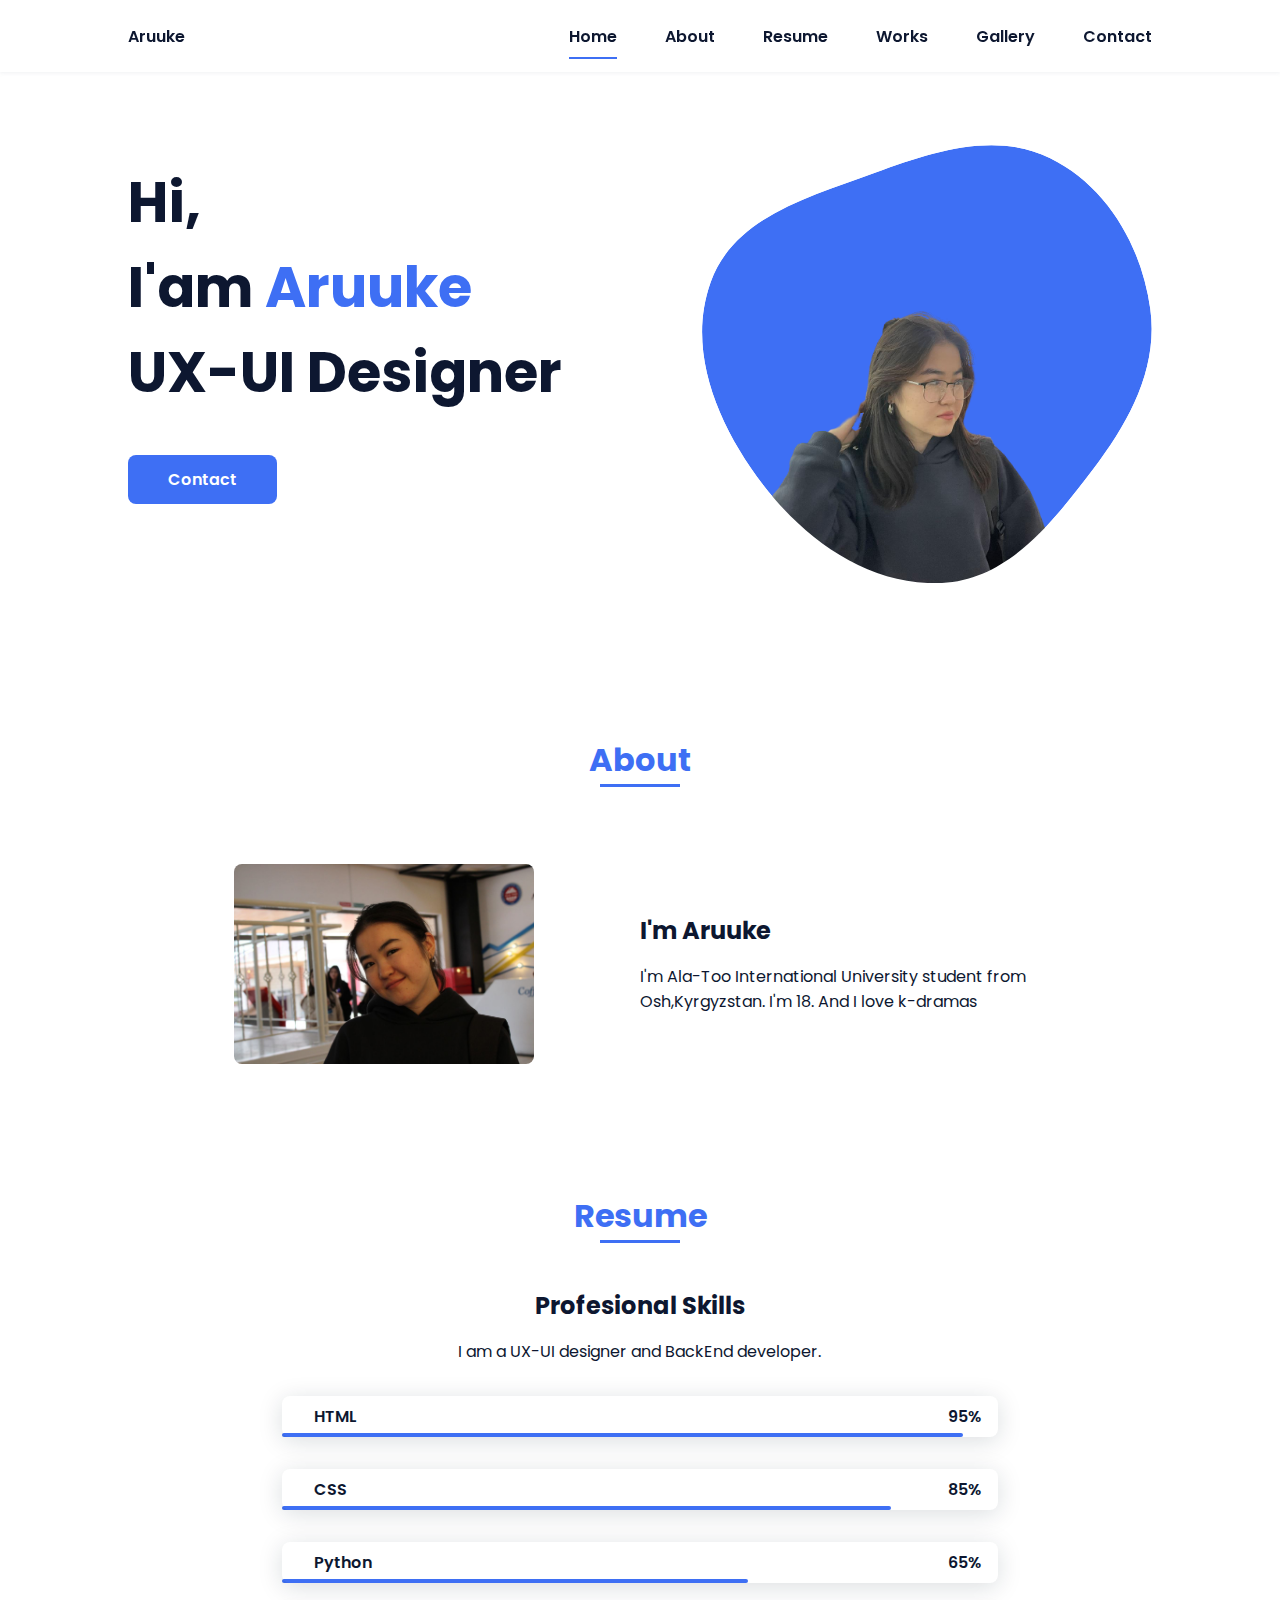
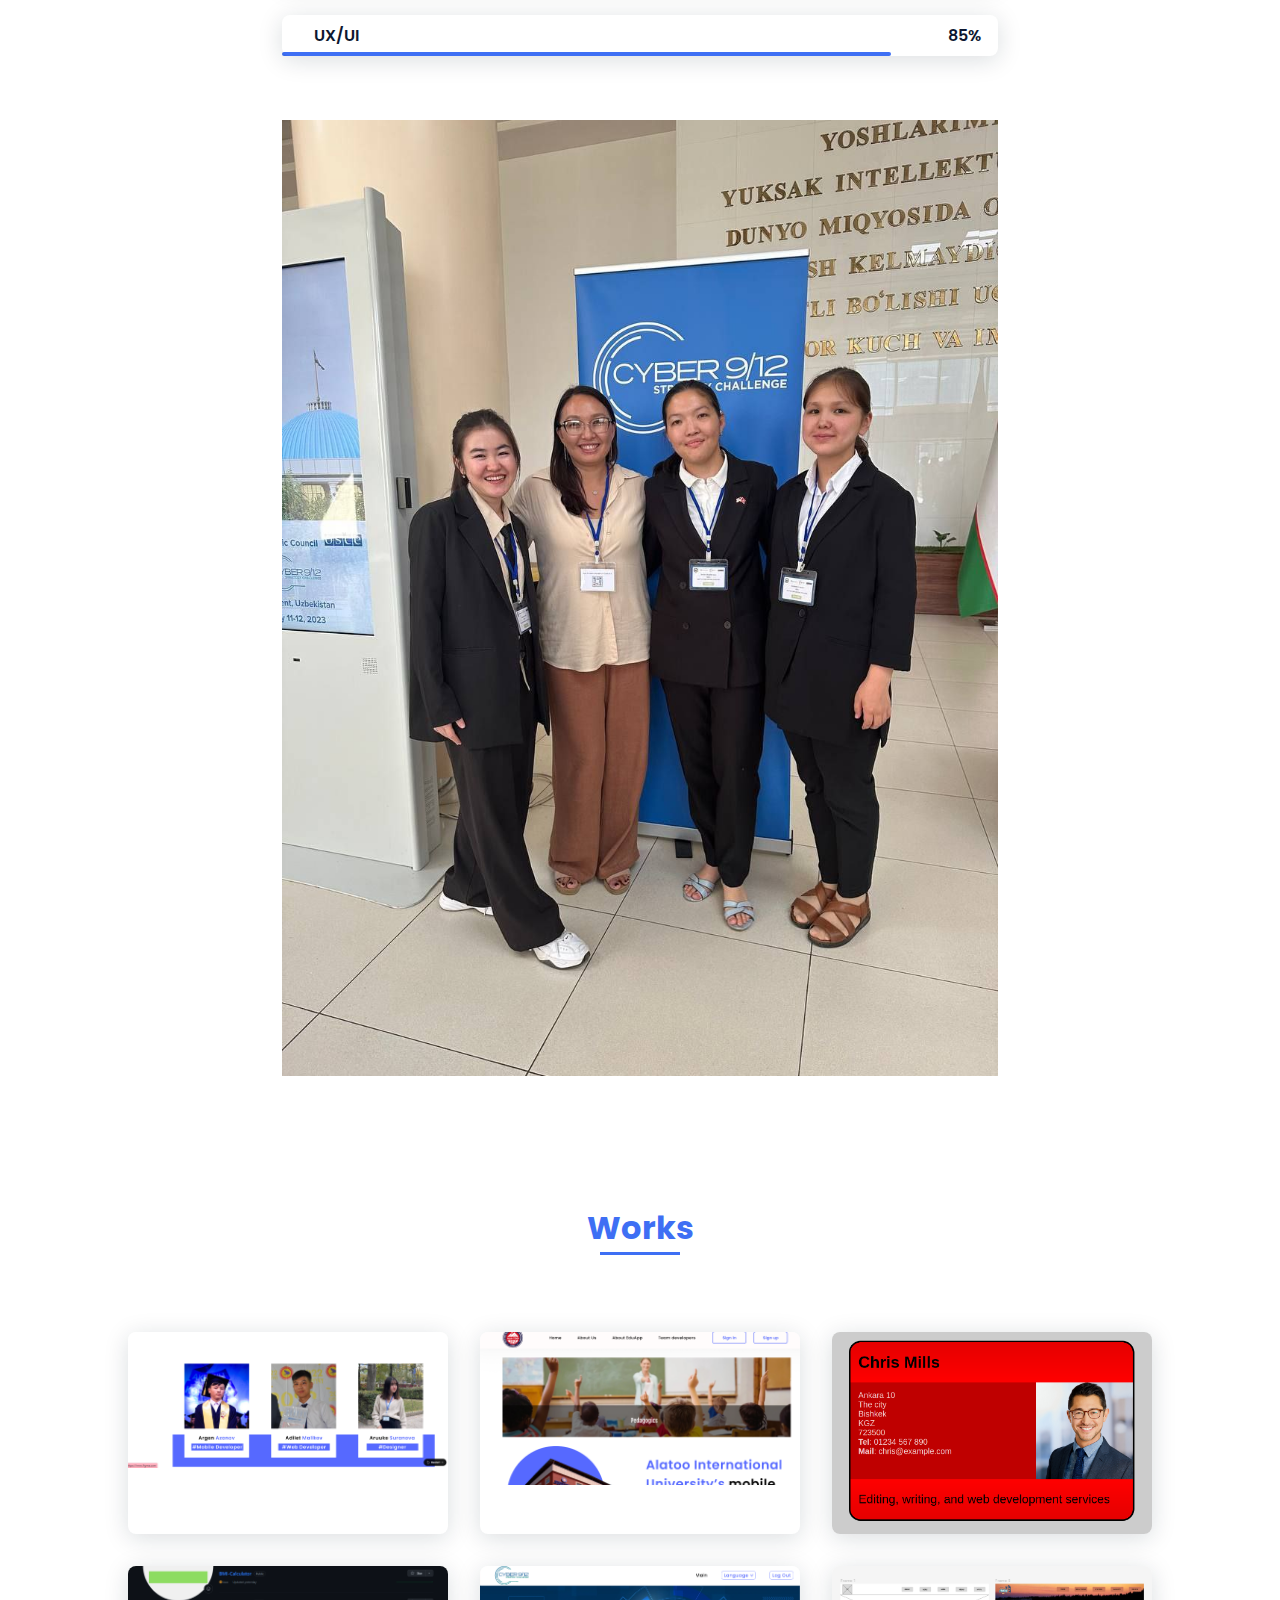
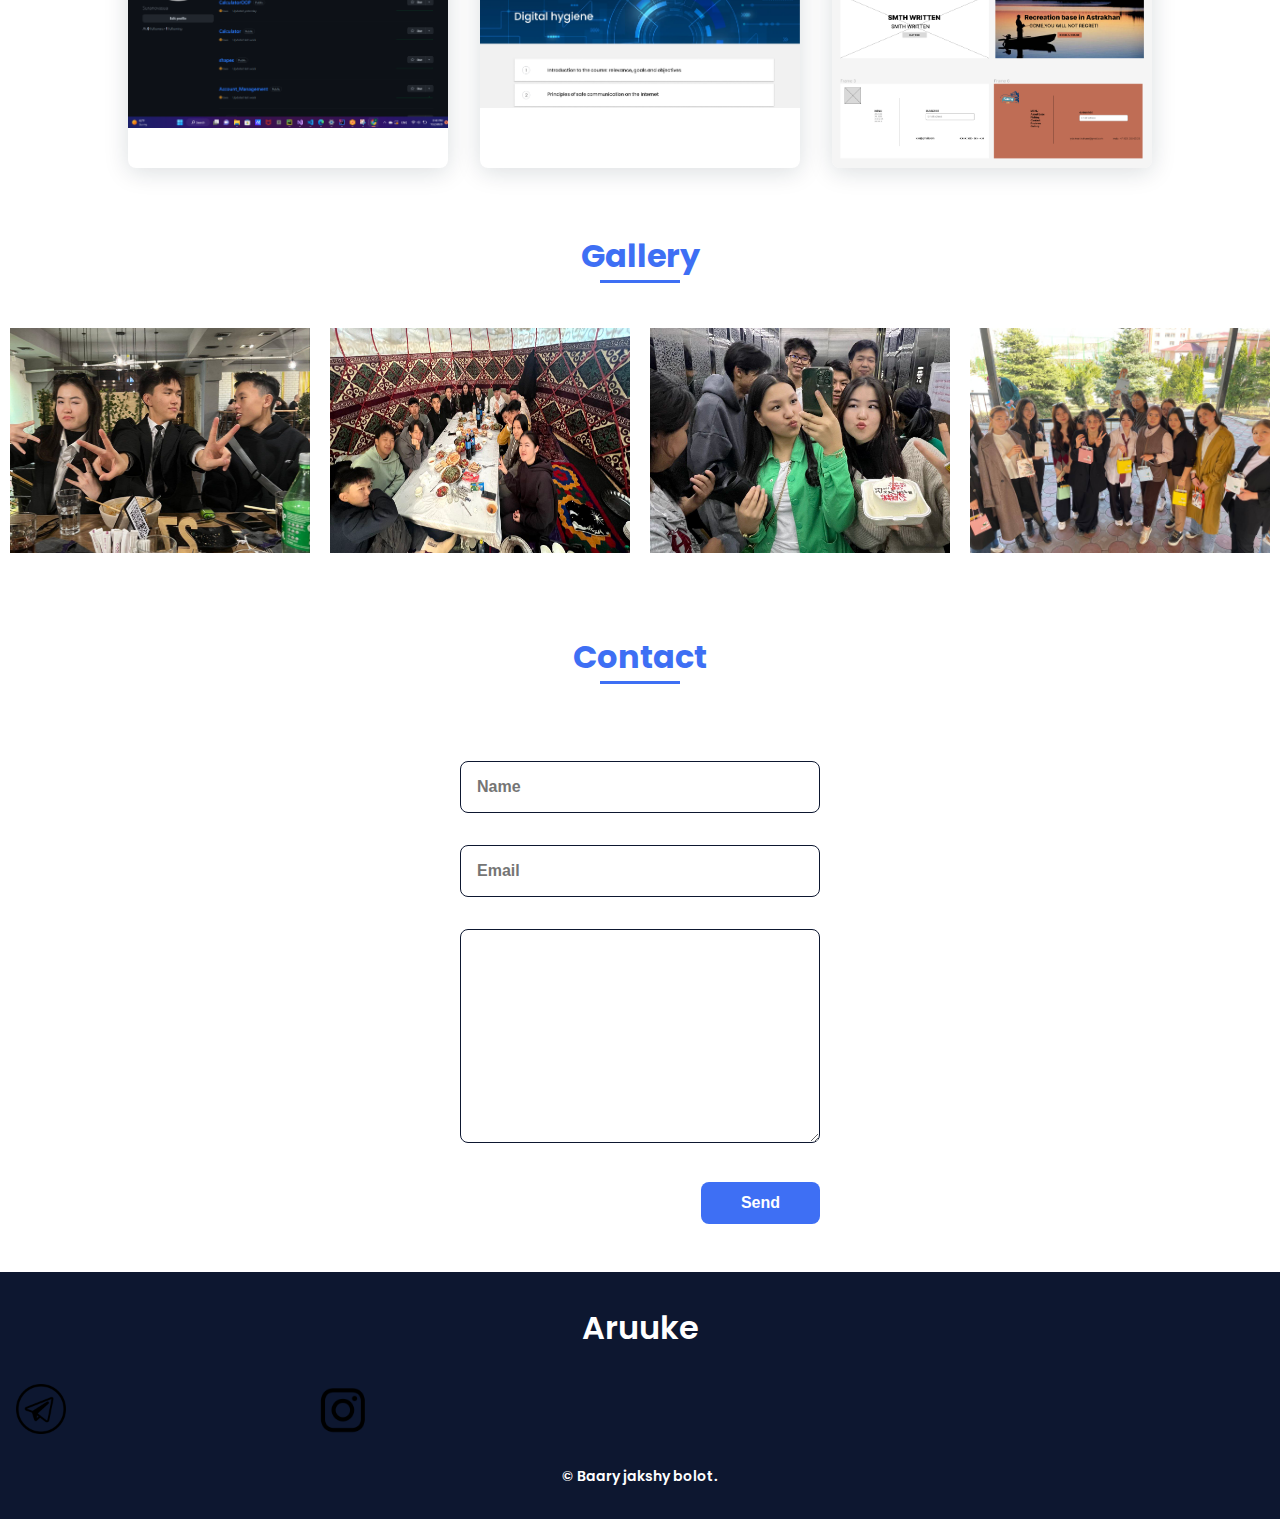
<file: karalevnanyky-main/index.html>
<!DOCTYPE html>
<html lang="en">
    <head>
        <meta charset="UTF-8">
        <meta name="viewport" content="width=device-width, initial-scale=1.0">

        <link rel="stylesheet" href="assets/css/styles.css">

        
        

        <title>Portfolio website complete</title>
    </head>
    <body>
        <header class="l-header">
            <nav class="nav bd-grid">
                <div>
                    <a href="#" class="nav__logo">Aruuke</a>
                </div>

                <div class="nav__menu" id="nav-menu">
                    <ul class="nav__list">
                        <li class="nav__item"><a href="#home" class="nav__link active">Home</a></li>
                        <li class="nav__item"><a href="#about" class="nav__link">About</a></li>
                        <li class="nav__item"><a href="#resume" class="nav__link">Resume</a></li>
                        <li class="nav__item"><a href="#work" class="nav__link">Works</a></li>
                        <li class="nav__item"><a href="#gallery" class="nav__link">Gallery</a></li>
                        <li class="nav__item"><a href="#contact" class="nav__link">Contact</a></li>
                    </ul>
                </div>

                <div class="nav__toggle" id="nav-toggle">
                    <i class='bx bx-menu'></i>
                </div>
            </nav>
        </header>

        <main class="l-main">
            <section class="home bd-grid" id="home">
                <div class="home__data">
                    <h1 class="home__title">Hi,<br>I'am <span class="home__title-color">Aruuke</span><br> UX-UI Designer</h1>

                    <a href="https://youtu.be/GZjt_sA2eso?si=qzdtScXLvqTrTwgx" class="button">Contact</a>
                </div>

                <div class="home__social">
                    <a href="" class="home__social-icon"><i class='bx bxl-linkedin'></i></a>
                    <a href="" class="home__social-icon"><i class='bx bxl-behance' ></i></a>
                    <a href="" class="home__social-icon"><i class='bx bxl-github' ></i></a>
                </div>

                <div class="home__img">
                    <svg class="home__blob" viewBox="0 0 479 467" xmlns="http://www.w3.org/2000/svg" xmlns:xlink="http://www.w3.org/1999/xlink">
                        <mask id="mask0" mask-type="alpha">
                            <path d="M9.19024 145.964C34.0253 76.5814 114.865 54.7299 184.111 29.4823C245.804 6.98884 311.86 -14.9503 370.735 14.143C431.207 44.026 467.948 107.508 477.191 174.311C485.897 237.229 454.931 294.377 416.506 344.954C373.74 401.245 326.068 462.801 255.442 466.189C179.416 469.835 111.552 422.137 65.1576 361.805C17.4835 299.81 -17.1617 219.583 9.19024 145.964Z"/>
                        </mask>
                        <g mask="url(#mask0)">
                            <path d="M9.19024 145.964C34.0253 76.5814 114.865 54.7299 184.111 29.4823C245.804 6.98884 311.86 -14.9503 370.735 14.143C431.207 44.026 467.948 107.508 477.191 174.311C485.897 237.229 454.931 294.377 416.506 344.954C373.74 401.245 326.068 462.801 255.442 466.189C179.416 469.835 111.552 422.137 65.1576 361.805C17.4835 299.81 -17.1617 219.583 9.19024 145.964Z"/>
                            <image class="home__blob-img" x="50" y="60" href="assets/img/aruuke.png"/>
                        </g>
                    </svg>
                </div>
            </section>

            <section class="about section " id="about">
                <h2 class="section-title">About</h2>

                <div class="about__container bd-grid">
                    <div class="about__img">
                        <img src="assets/img/aruuke8.jpeg" alt="">
                    </div>
                    
                    <div>
                        <h2 class="about__subtitle">I'm Aruuke</h2>
                        <p class="about__text">I'm Ala-Too International University student from Osh,Kyrgyzstan. I'm 18. And  I love k-dramas </p>           
                    </div>                                   
                </div>
            </section>


            <section class="resume section" id="resume">
                <h2 class="section-title">Resume</h2>

                <div class="resume__container bd-grid">          
                    <div>
                        <h2 class="resume__subtitle">Profesional Skills</h2>
                        <p class="resume__text">I am a UX-UI designer and BackEnd developer.  </p>
                        <div class="resume__data">
                            <div class="resume__names">
                                <i class='bx bxl-html resume__icon'></i>
                                <span class="resume__name">HTML</span>
                            </div>
                            <div class="resume__bar resume__html">

                            </div>
                            <div>
                                <span class="resume__percentage">95%</span>
                            </div>
                        </div>
                        <div class="resume__data">
                            <div class="resume__names">
                                <i class='bx bxl-css resume__icon'></i>
                                <span class="resume__name">CSS</span>
                            </div>
                            <div class="resume__bar resume__css">
                                
                            </div>
                            <div>
                                <span class="resume__percentage">85%</span>
                            </div>
                        </div>
                        <div class="resume__data">
                            <div class="resume__names">
                                <i class='bx bxl-python resume__icon' ></i>
                                <span class="resume__name">Python</span>
                            </div>
                            <div class="resume__bar resume__pt">
                                
                            </div>
                            <div>
                                <span class="resume__percentage">65%</span>
                            </div>
                        </div>
                        <div class="resume__data">
                            <div class="resume__names">
                                <i class='bx bxs-paint resume__icon'></i>
                                <span class="resume__name">UX/UI</span>
                            </div>
                            <div class="resume__bar resume__ux">
                                
                            </div>
                            <div>
                                <span class="resume__percentage">85%</span>
                            </div>
                        </div>
                    </div>
                    
                    <div>              
                        <img src="assets/img/tashkent.jpg" alt="" class="skills__img">
                    </div>
                </div>
            </section>

            <section class="work section" id="work">
                <h2 class="section-title">Works</h2>

                <div class="work__container bd-grid">
                    <a href="" class="work__img">
                        <img src="assets/img/web.png" alt="">
                    </a>
                    <a href="" class="work__img">
                        <img src="assets/img/web1.png" alt="">
                    </a>
                    <a href="" class="work__img">
                        <img src="assets/img/web3.png" alt="">
                    </a>
                    <a href="" class="work__img">
                        <img src="assets/img/web4.png" alt="">
                    </a>
                    <a href="" class="work__img">
                        <img src="assets/img/uxui.png" alt="">
                    </a>
                    <a href="" class="work__img">
                        <img src="assets/img/web5.png" alt="">
                    </a>
                </div>
            </section>
            <section id = "gallery">
                <h2 class="section-title">Gallery</h2>
                <div class="gallery__container">
                    <img src="assets/img/aruuke.jpg" alt="">
                    <img src="assets/img/aruuke1.jpg" alt="">
                    <img src="assets/img/aruuke2.jpg" alt="">
                    <img src="assets/img/p3.jpg" alt="">
                </div>
            </section>

            <section class="contact section" id="contact">
                <h2 class="section-title">Contact</h2>

                <div class="contact__container bd-grid">
                    <form action="" class="contact__form">
                        <input type="text" placeholder="Name" class="contact__input">
                        <input type="mail" placeholder="Email" class="contact__input">
                        <textarea name="" id="" cols="0" rows="10" class="contact__input"></textarea>
                        <a href="https://youtu.be/n75Cg5FdsWg?feature=shared"><input type="button"  value="Send" class="contact__button button"></a>
                    </form>
                </div>
            </section>
        </main>

        <footer class="footer">
            <p class="footer__title">Aruuke</p>
            <div class="footer__social">
                <a href="https://web.telegram.org/k/" class="footer__icon"><i class='bx bxl-facebook' ><img src="./assets/img/footer/telegram-minimal-logo-2F6E632BF2-seeklogo.com.png" style="height: 50px; width: 50px;" alt=""></i></a>
                <a href="https://www.instagram.com/thsualala/" class="footer__icon"><i class='bx bxl-instagram'><img src="./assets/img/footer/1597747.png" style="height: 50px; width: 50px;" alt=""></i></a>
            </div>
            <p class="footer__copy">&#169; Baary jakshy bolot.</p>
        </footer>





    </body>
</html>
</file>
<file: karalevnanyky-main/assets/css/styles.css>
@import url("https://fonts.googleapis.com/css2?family=Poppins:wght@400;600;700&display=swap");
:root {
  --header-height: 3rem;
  --font-semi: 600;
  --hue-color: 224;
  --first-color: hsl(var(--hue-color), 89%, 60%);
  --second-color: hsl(var(--hue-color), 56%, 12%);
  --body-font: 'Poppins', sans-serif;
  --big-font-size: 2rem;
  --h2-font-size: 1.25rem;
  --normal-font-size: .938rem;
  --smaller-font-size: .75rem;
  --mb-2: 1rem;
  --mb-4: 2rem;
  --mb-5: 2.5rem;
  --mb-6: 3rem;
  --z-back: -10;
  --z-fixed: 100;
}

.footer__social{
  display: flex;
  width: 30%;
  justify-content: space-between;
  margin: 0 a;
}

.footer__icon{
 display: block;  
}

@media screen and (min-width: 968px) {
  :root {
    --big-font-size: 3.5rem;
    --h2-font-size: 2rem;
    --normal-font-size: 1rem;
    --smaller-font-size: .875rem;
  }
}

*, ::before, ::after {
  box-sizing: border-box;
}

html {
  scroll-behavior: smooth;
}

body {
  margin: var(--header-height) 0 0 0;
  font-family: var(--body-font);
  font-size: var(--normal-font-size);
  color: var(--second-color);
}

h1, h2, p {
  margin: 0;
}

ul {
  margin: 0;
  padding: 0;
  list-style: none;
}

a {
  text-decoration: none;
}

img {
  max-width: 100%;
  height: auto;
  display: block;
}

.section-title {
  position: relative;
  font-size: var(--h2-font-size);
  color: var(--first-color);
  margin-top: var(--mb-2);
  margin-bottom: var(--mb-4);
  text-align: center;
}

.section-title::after {
  position: absolute;
  content: '';
  width: 64px;
  height: 0.18rem;
  left: 0;
  right: 0;
  margin: auto;
  top: 2rem;
  background-color: var(--first-color);
}

.section {
  padding-top: 3rem;
  padding-bottom: 2rem;
}

.bd-grid {
  max-width: 1024px;
  display: grid;
  margin-left: var(--mb-2);
  margin-right: var(--mb-2);
}

.l-header {
  width: 100%;
  position: fixed;
  top: 0;
  left: 0;
  z-index: var(--z-fixed);
  background-color: #fff;
  box-shadow: 0 1px 4px rgba(146, 161, 176, 0.15);
}

.nav {
  height: var(--header-height);
  display: flex;
  justify-content: space-between;
  align-items: center;
  font-weight: var(--font-semi);
}

@media screen and (max-width: 767px) {
  .nav__menu {
    position: fixed;
    top: var(--header-height);
    right: -100%;
    width: 80%;
    height: 100%;
    padding: 2rem;
    background-color: var(--second-color);
    transition: .5s;
  }
}

.nav__item {
  margin-bottom: var(--mb-4);
}

.nav__link {
  position: relative;
  color: #fff;
}

.nav__link:hover {
  position: relative;
}

.nav__link:hover::after {
  position: absolute;
  content: '';
  width: 100%;
  height: 0.18rem;
  left: 0;
  top: 2rem;
  background-color: var(--first-color);
}

.nav__logo {
  color: var(--second-color);
}

.nav__toggle {
  color: var(--second-color);
  font-size: 1.5rem;
  cursor: pointer;
}

.active::after {
  position: absolute;
  content: '';
  width: 100%;
  height: 0.18rem;
  left: 0;
  top: 2rem;
  background-color: var(--first-color);
}

.show {
  right: 0;
}

.home {
  position: relative;
  row-gap: 5rem;
  padding: 4rem 0 5rem;
}

.home__data {
  align-self: center;
}

.home__title {
  font-size: var(--big-font-size);
  margin-bottom: var(--mb-5);
}

.home__title-color {
  color: var(--first-color);
}

.home__social {
  display: flex;
  flex-direction: column;
}

.home__social-icon {
  width: max-content;
  margin-bottom: var(--mb-2);
  font-size: 1.5rem;
  color: var(--second-color);
}

.home__social-icon:hover {
  color: var(--first-color);
}

.home__img {
  position: absolute;
  right: 0;
  bottom: 0;
  width: 260px;
}

.home__blob {
  fill: var(--first-color);
}

.home__blob-img {
  width: 360px;
}

.button {
  display: inline-block;
  background-color: var(--first-color);
  color: #fff;
  padding: .75rem 2.5rem;
  font-weight: var(--font-semi);
  border-radius: .5rem;
  transition: .3s;
}

.button:hover {
  box-shadow: 0px 10px 36px rgba(0, 0, 0, 0.15);
}

.about__container {
  row-gap: 2rem;
  text-align: center;
}

.about__subtitle {
  margin-bottom: var(--mb-2);
}

.about__img {
  justify-self: center;
}

.about__img img {
  width: 200px;
  border-radius: .5rem;
}

.resume__container {
  row-gap: 2rem;
  text-align: center;
}

.resume__subtitle {
  margin-bottom: var(--mb-2);
}

.resume__text {
  margin-bottom: var(--mb-4);
}

.resume__data {
  display: flex;
  justify-content: space-between;
  align-items: center;
  position: relative;
  font-weight: var(--font-semi);
  padding: .5rem 1rem;
  margin-bottom: var(--mb-4);
  border-radius: .5rem;
  box-shadow: 0px 4px 25px rgba(14, 36, 49, 0.15);
}

.resume__icon {
  font-size: 2rem;
  margin-right: var(--mb-2);
  color: var(--first-color);
}

.resume__names {
  display: flex;
  align-items: center;
}

.resume__bar {
  position: absolute;
  left: 0;
  bottom: 0;
  background-color: var(--first-color);
  height: .25rem;
  border-radius: .5rem;
  z-index: var(--z-back);
}

.resume__html {
  width: 95%;
}

.resume__css {
  width: 85%;
}

.resume__pt {
  width: 65%;
}


.resume__ux {
  width: 85%;
}

.resume__img {
  border-radius: .5rem;
}


.work__container {
  row-gap: 2rem;
}

.work__img {
  box-shadow: 0px 4px 25px rgba(14, 36, 49, 0.15);
  border-radius: .5rem;
  overflow: hidden;
}

.work__img img {
  transition: 1s;
}

.work__img img:hover {
  transform: scale(1.1);
}

.contact__input {
  width: 100%;
  font-size: var(--normal-font-size);
  font-weight: var(--font-semi);
  padding: 1rem;
  border-radius: .5rem;
  border: 1.5px solid var(--second-color);
  outline: none;
  margin-bottom: var(--mb-4);
}

.contact__button {
  display: block;
  border: none;
  outline: none;
  font-size: var(--normal-font-size);
  cursor: pointer;
  margin-left: auto;
}

.gallery__container img {
  width: 300px;
  height: auto;
}

.gallery__container {
  display: flex;
  flex-direction: row;
  flex-wrap: wrap;
  align-content: center;
  justify-content: space-around;
}


.footer {
  background-color: var(--second-color);
  color: #fff;
  text-align: center;
  font-weight: var(--font-semi);
  padding: 2rem 0;
}

.footer__title {
  font-size: 2rem;
  margin-bottom: var(--mb-4);
}

.footer__social {
  margin-bottom: var(--mb-4);
}

.footer__icon {
  font-size: 1.5rem;
  color: #fff;
  margin: 0 var(--mb-2);
}

.footer__copy {
  font-size: var(--smaller-font-size);
}

@media screen and (max-width: 320px) {
  .home {
    row-gap: 2rem;
  }
  .home__img {
    width: 200px;
  }
}

@media screen and (min-width: 576px) {
  .home {
    padding: 4rem 0 2rem;
  }
  .home__social {
    padding-top: 0;
    padding-bottom: 2.5rem;
    flex-direction: row;
    align-self: flex-end;
  }
  .home__social-icon {
    margin-bottom: 0;
    margin-right: var(--mb-4);
  }
  .home__img {
    width: 300px;
    bottom: 25%;
  }
  .about__container {
    grid-template-columns: repeat(2, 1fr);
    align-items: center;
    text-align: initial;
  }
  .resume__container {
    grid-template-columns: .7fr;
    justify-content: center;
    column-gap: 1rem;
  }
  .work__container {
    grid-template-columns: repeat(2, 1fr);
    column-gap: 2rem;
    padding-top: 2rem;
  }
  .contact__form {
    width: 360px;
    padding-top: 2rem;
  }
  .contact__container {
    justify-items: center;
  }
}

@media screen and (min-width: 768px) {
  body {
    margin: 0;
  }
  .section {
    padding-top: 4rem;
    padding-bottom: 3rem;
  }
  .section-title {
    margin-bottom: var(--mb-6);
  }
  .section-title::after {
    width: 80px;
    top: 3rem;
  }
  .nav {
    height: calc(var(--header-height) + 1.5rem);
  }
  .nav__list {
    display: flex;
    padding-top: 0;
  }
  .nav__item {
    margin-left: var(--mb-6);
    margin-bottom: 0;
  }
  .nav__toggle {
    display: none;
  }
  .nav__link {
    color: var(--second-color);
  }
  .home {
    padding: 8rem 0 2rem;
  }
  .home__img {
    width: 400px;
    bottom: 10%;
  }
  .about__container {
    padding-top: 2rem;
  }
  .about__img img {
    width: 300px;
  }
  .skills__container {
    grid-template-columns: repeat(2, 1fr);
    column-gap: 2rem;
    align-items: center;
    text-align: initial;
  }
  .work__container {
    grid-template-columns: repeat(3, 1fr);
    column-gap: 2rem;
  }
}

@media screen and (min-width: 992px) {
  .bd-grid {
    margin-left: auto;
    margin-right: auto;
  }
  .home {
    padding: 10rem 0 2rem;
  }
  .home__img {
    width: 450px;
  }
}
</file>
